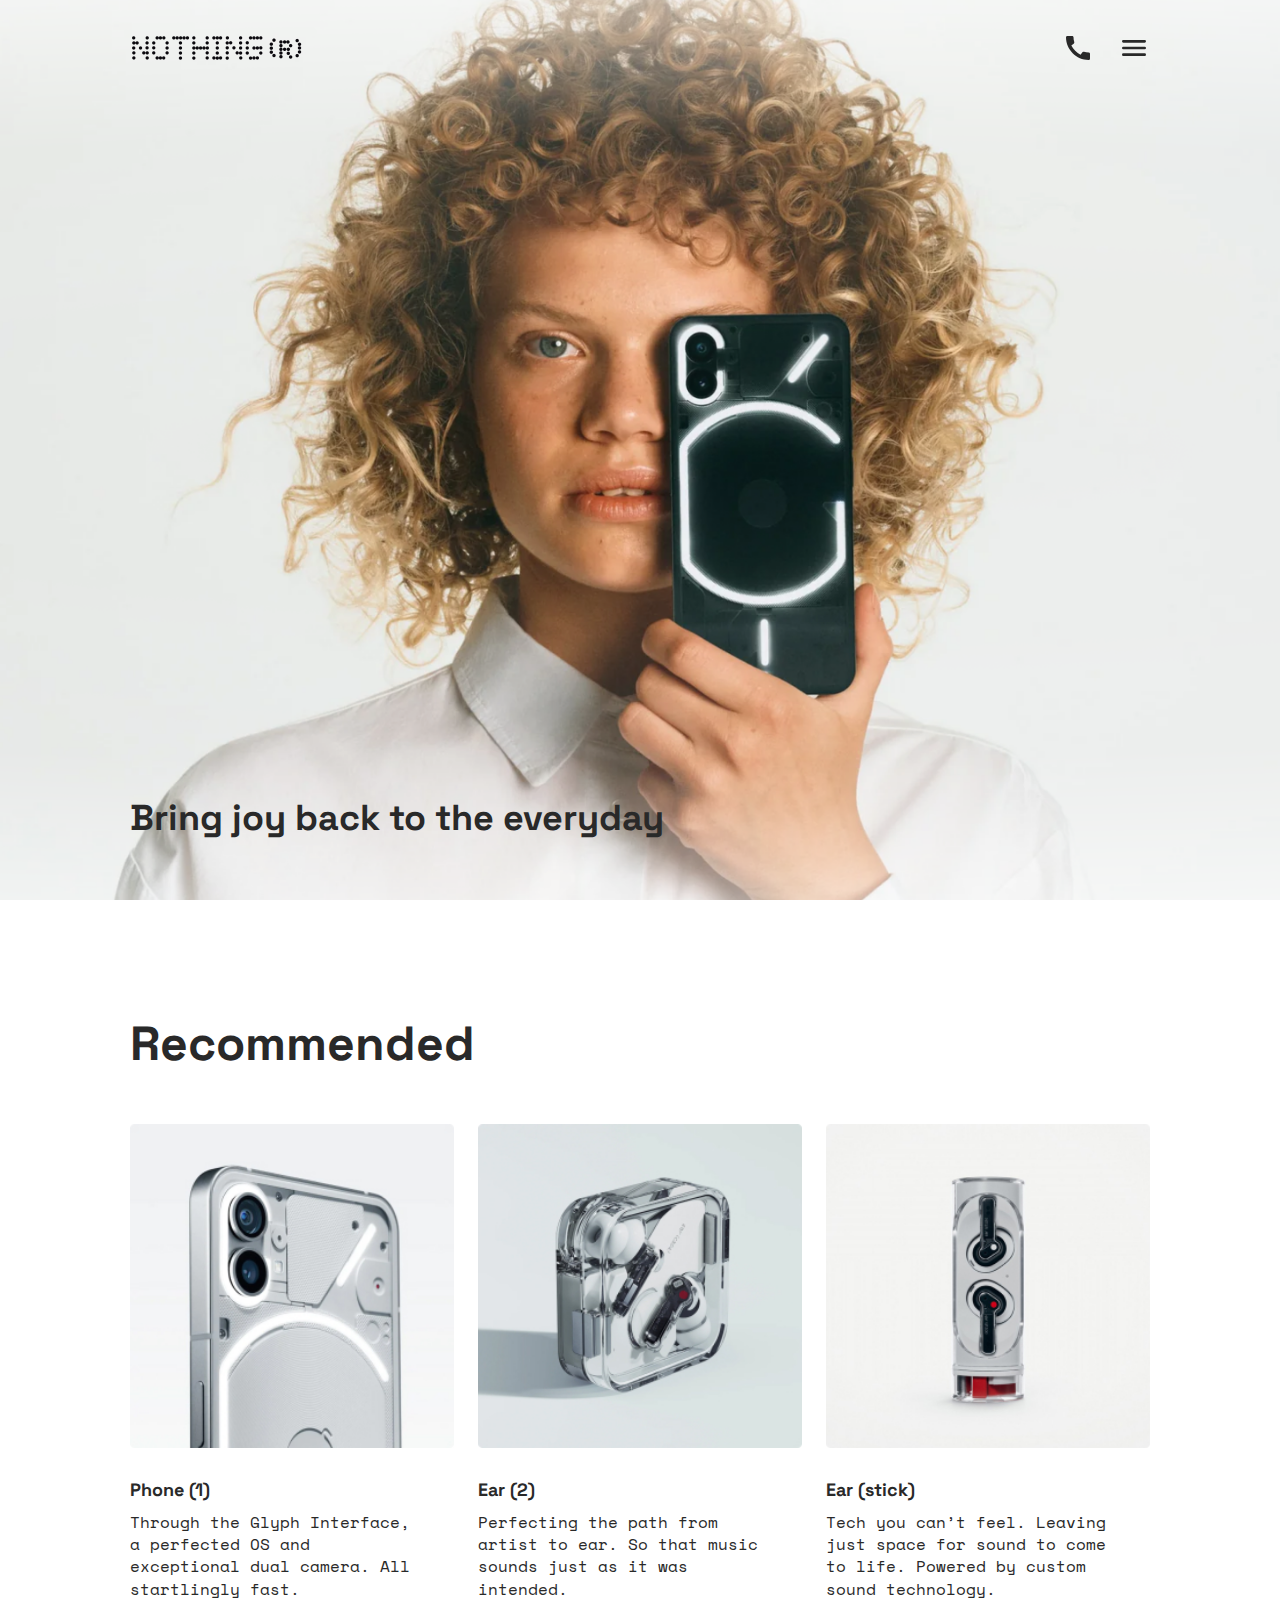
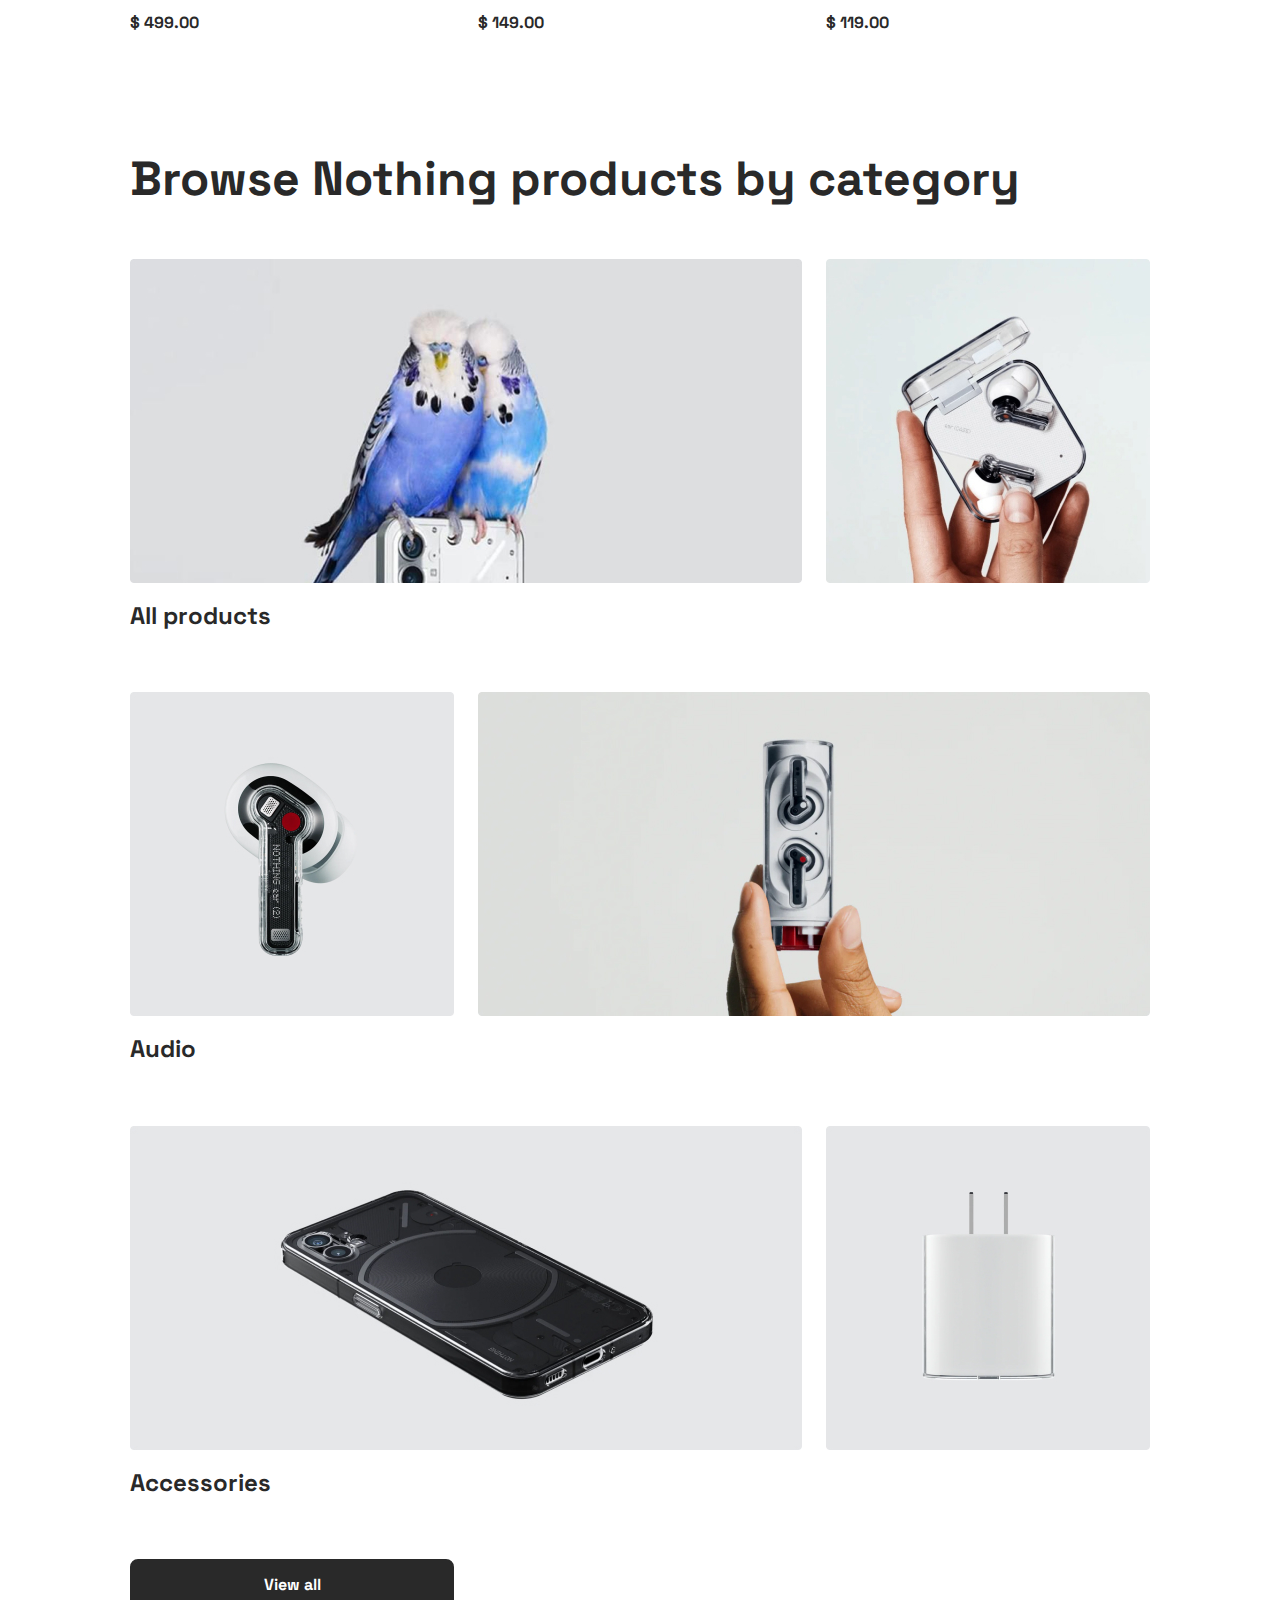
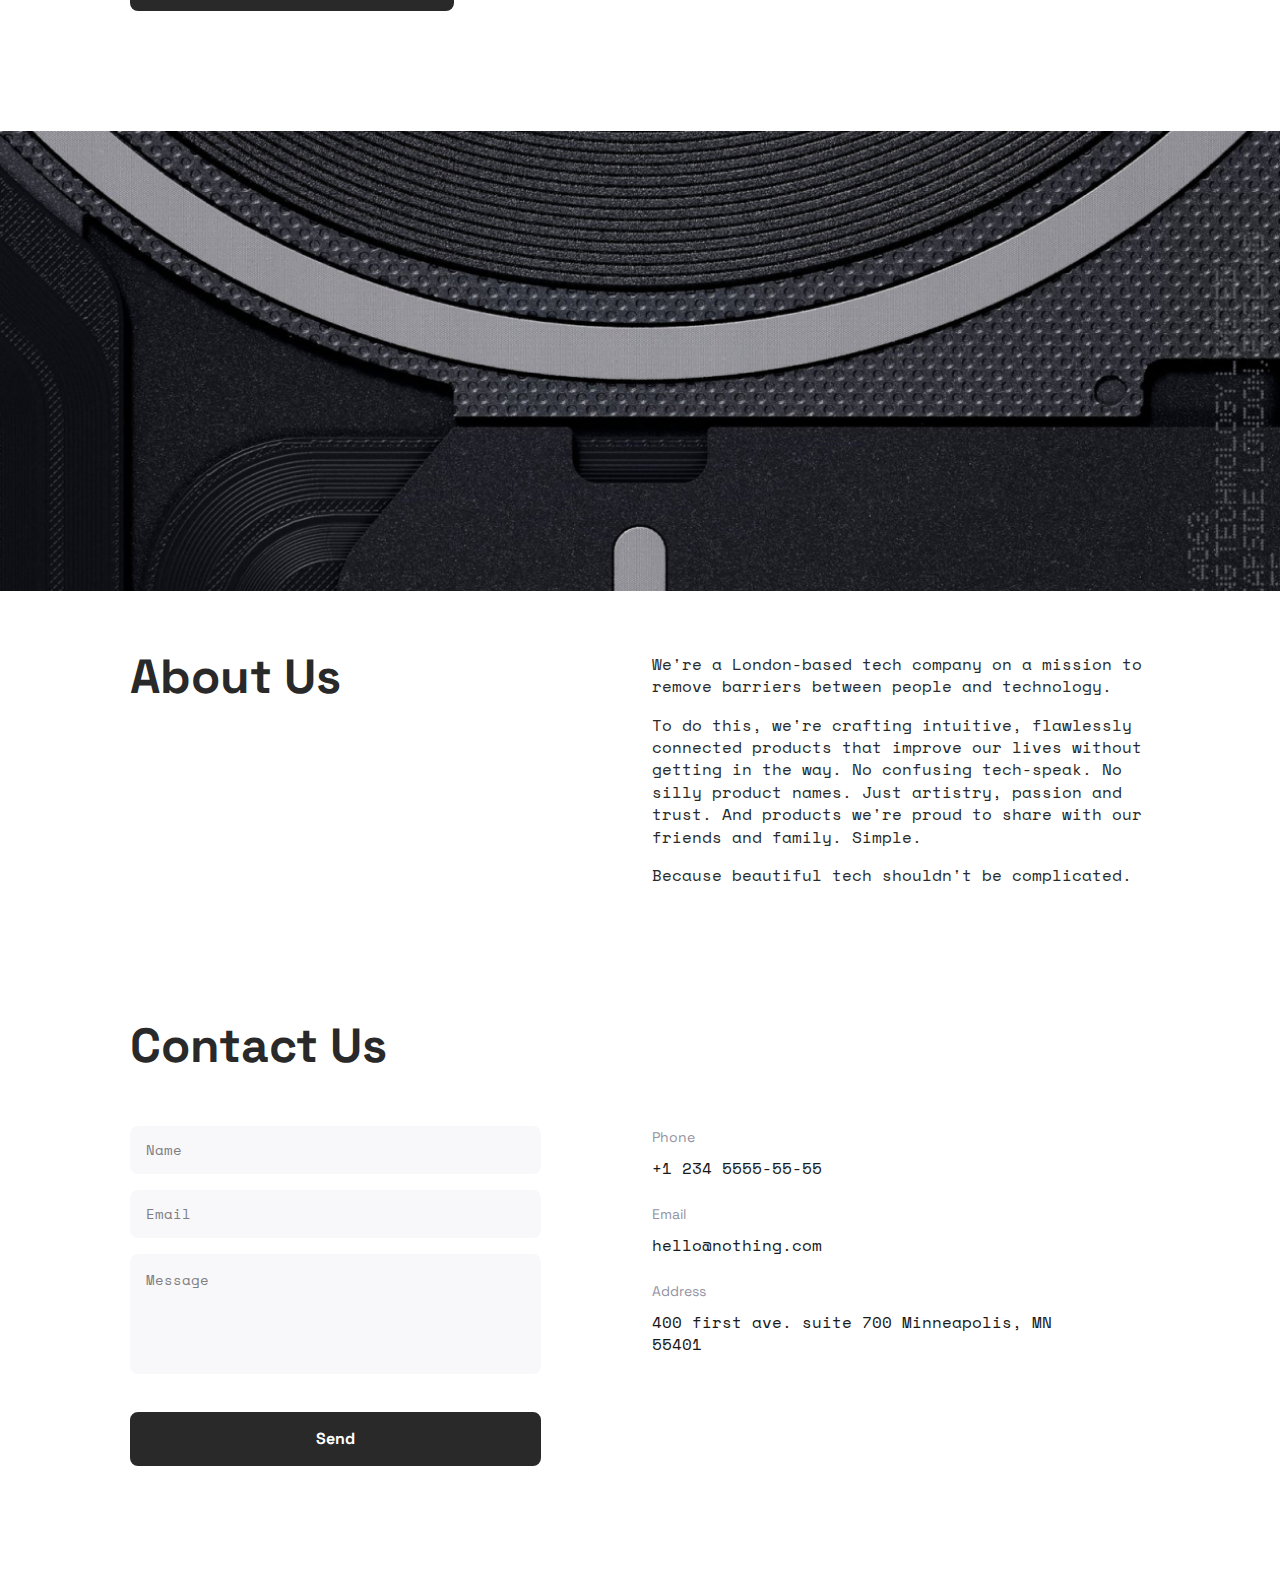
<file: index.html>
<!DOCTYPE html><html lang="en" class="page"><head><meta charset="utf-8"><meta name="viewport" content="width=device-width, initial-scale=1.0"><title>Nothing</title><link rel="preconnect" href="https://fonts.googleapis.com"><link rel="preconnect" href="https://fonts.gstatic.com"><link href="https://fonts.googleapis.com/css2?family=Space+Grotesk:wght@300..700&family=Space+Mono:ital,wght@0,400;0,700;1,400;1,700&display=swap" rel="stylesheet"><link rel="stylesheet" href="index.61dc5fd9.css"><link rel="icon" type="image/x-icon" href="logo.555bcdf2.png"><script src="index.cabb280d.js" defer></script></head><body class="page__body"> <header class="header"> <div class="container"> <div class="header__content"> <div class="top-bar"> <a class="top-bar__logo-link" href="#"> <img src="logo-2x.cbf222fd.png" alt="Nothing logo" class="top-bar__logo"> </a> <div class="top-bar__icons"> <a href="tel:+12345555555" class="icon icon--phone"></a> <a href="#menu" class="icon icon--menu"></a> </div> </div> <div class="header__bottom"> <h1 class="header__title">Bring joy back to the everyday</h1> </div> </div> </div> </header> <aside class="menu page__menu" id="menu"> <div class="container"> <div class="menu__top top-bar"> <a class="top-bar__logo-link" href="#"> <img class="top-bar__logo" src="logo-2x.cbf222fd.png" alt="Nothing logo"> </a> <a href="#" class="icon icon--close"></a> </div> <div class="menu__bottom"> <nav class="menu__nav nav"> <ul class="nav__list"> <li class="nav__item"> <a class="nav__link" href="#recommended">Recommended</a> </li> <li class="nav__item"> <a class="nav__link" href="#categories">Categories</a> </li> <li class="nav__item"> <a class="nav__link" href="#about">About</a> </li> <li class="nav__item"> <a class="nav__link" href="#contact">Contact</a> </li> </ul> </nav> <a href="tel:+12345555-55-55" class="menu__phone-number"> +1 234 5555-55-55 </a> <a href="tel:+1 234 5555-55-55" class="menu__call-to-order"> CALL TO ORDER </a> </div> </div> </aside> <main class="main"> <div class="main__content"> <section class="recommended" id="recommended"> <div class="container"> <h2 class="section-title">Recommended</h2> <div class="recommended__products"> <article class="product recommended__product"> <img src="phone.919ef6d3.jpg" alt="Phone" class="product__photo"> <h3 class="product__title">Phone (1)</h3> <p class="product__description"> Through the Glyph Interface, a perfected OS and exceptional dual camera. All startlingly fast. </p> <p class="product__price">$ 499.00</p> </article> <article class="product recommended__product"> <img src="ear.6f035d66.jpg" alt="Phone" class="product__photo"> <h3 class="product__title">Ear (2)</h3> <p class="product__description"> Perfecting the path from artist to ear. So that music sounds just as it was intended. </p> <p class="product__price">$ 149.00</p> </article> <article class="product recommended__product"> <img src="ear-stick.2515d07a.jpg" alt="Phone" class="product__photo"> <h3 class="product__title">Ear (stick)</h3> <p class="product__description"> Tech you can’t feel. Leaving just space for sound to come to life. Powered by custom sound technology. </p> <p class="product__price">$ 119.00</p> </article> </div> </div> </section> <section class="cetegories" id="categories"> <div class="container"> <h2 class="section-title">Browse Nothing products by category</h2> <div class="categories__wrapper"> <article class="category"> <div class="category__photos"> <a href="#" class="category__link category__link--wide"> <img src="all-products-wide.76f54071.jpg" alt="All Products" class="category__photo"> </a> <a href="#" class="category__link category__link--square"> <img src="all-products-square.c4aef996.jpg" alt="All Products" class="category__photo"> </a> </div> <h3 class="category__title">All products</h3> </article> <article class="category"> <div class="category__photos"> <a href="#" class="category__link category__link--square"> <img src="audio-square.3af743c3.jpg" alt="Audio" class="category__photo"> </a> <a href="#" class="category__link category__link--wide"> <img src="audio-wide.3bb3b94c.jpg" alt="Audio" class="category__photo"> </a> </div> <h3 class="category__title">Audio</h3> </article> <article class="category"> <div class="category__photos"> <a href="#" class="category__link category__link--wide"> <img src="Accessories-wide.8a2c5255.jpg" alt="Accessories" class="category__photo"> </a> <a href="#" class="category__link category__link--square"> <img src="Accessories-square.109f1041.jpg" alt="Accessories" class="category__photo"> </a> </div> <h3 class="category__title">Accessories</h3> </article> <div class="categories__view-all"> <a href="#" class="categories__link">View all</a> </div> </div> </div> </section> <section class="about" id="about"> <img class="about__image" src="about.1ce6b0ef.jpg" alt="About"> <div class="container"> <div class="about__wrapper"> <h2 class="about__title section-title">About Us</h2> <div class="about__content"> <p> We're a London-based tech company on a mission to remove barriers between people and technology. </p> <p> To do this, we're crafting intuitive, flawlessly connected products that improve our lives without getting in the way. No confusing tech-speak. No silly product names. Just artistry, passion and trust. And products we're proud to share with our friends and family. Simple. </p> <p>Because beautiful tech shouldn't be complicated.</p> </div> </div> </div> </section> <section class="contact" id="contact"> <div class="container"> <h2 class="section-title">Contact Us</h2> <div class="contact__content"> <form action="#" class="contact__form form" onsubmit="this.reset(); return false;"> <input type="text" class="form__input" name="name" id="name" placeholder="Name" required> <input type="email" class="form__input" name="email" id="email" placeholder="Email" required> <textarea class="form__textarea" name="message" id="message" placeholder="Message" required></textarea> <input class="form__submit" type="submit" value="Send"> </form> <div class="contact__contacts"> <div class="contact__field"> <p class="contact__type">Phone</p> <a class="contact__value" href="tel:+123455555555"> +1 234 5555-55-55 </a> </div> <div class="contact__field"> <p class="contact__type">Email</p> <a class="contact__value" href="mailto:hello@nothing.com"> hello@nothing.com </a> </div> <div class="contact__field"> <p class="contact__type">Address</p> <a class="contact__value" target="_blank" href="https://maps.app.goo.gl/AYULkgDzQ1kMRMN26"> 400 first ave. suite 700 Minneapolis, MN 55401 </a> </div> </div> </div> </div> </section> </div> </main> <footer class="footer"></footer> </body></html>
</file>
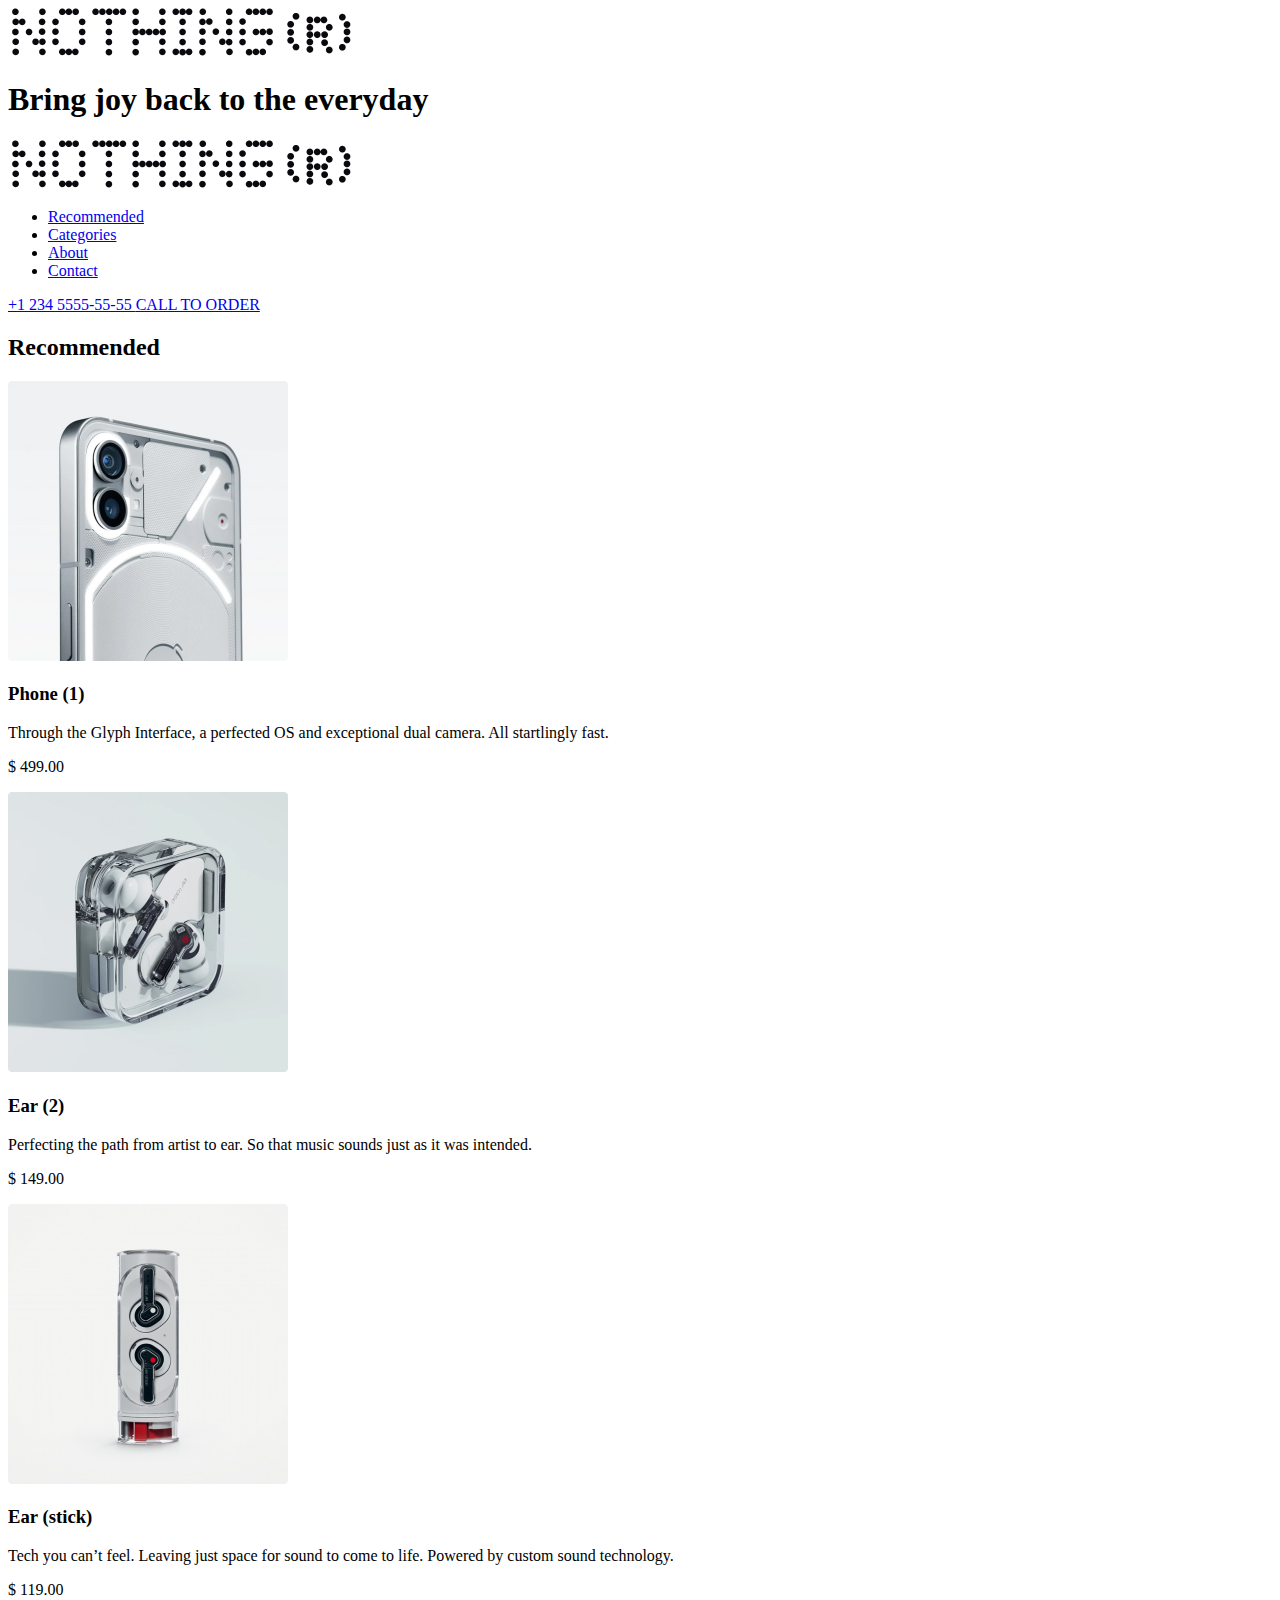
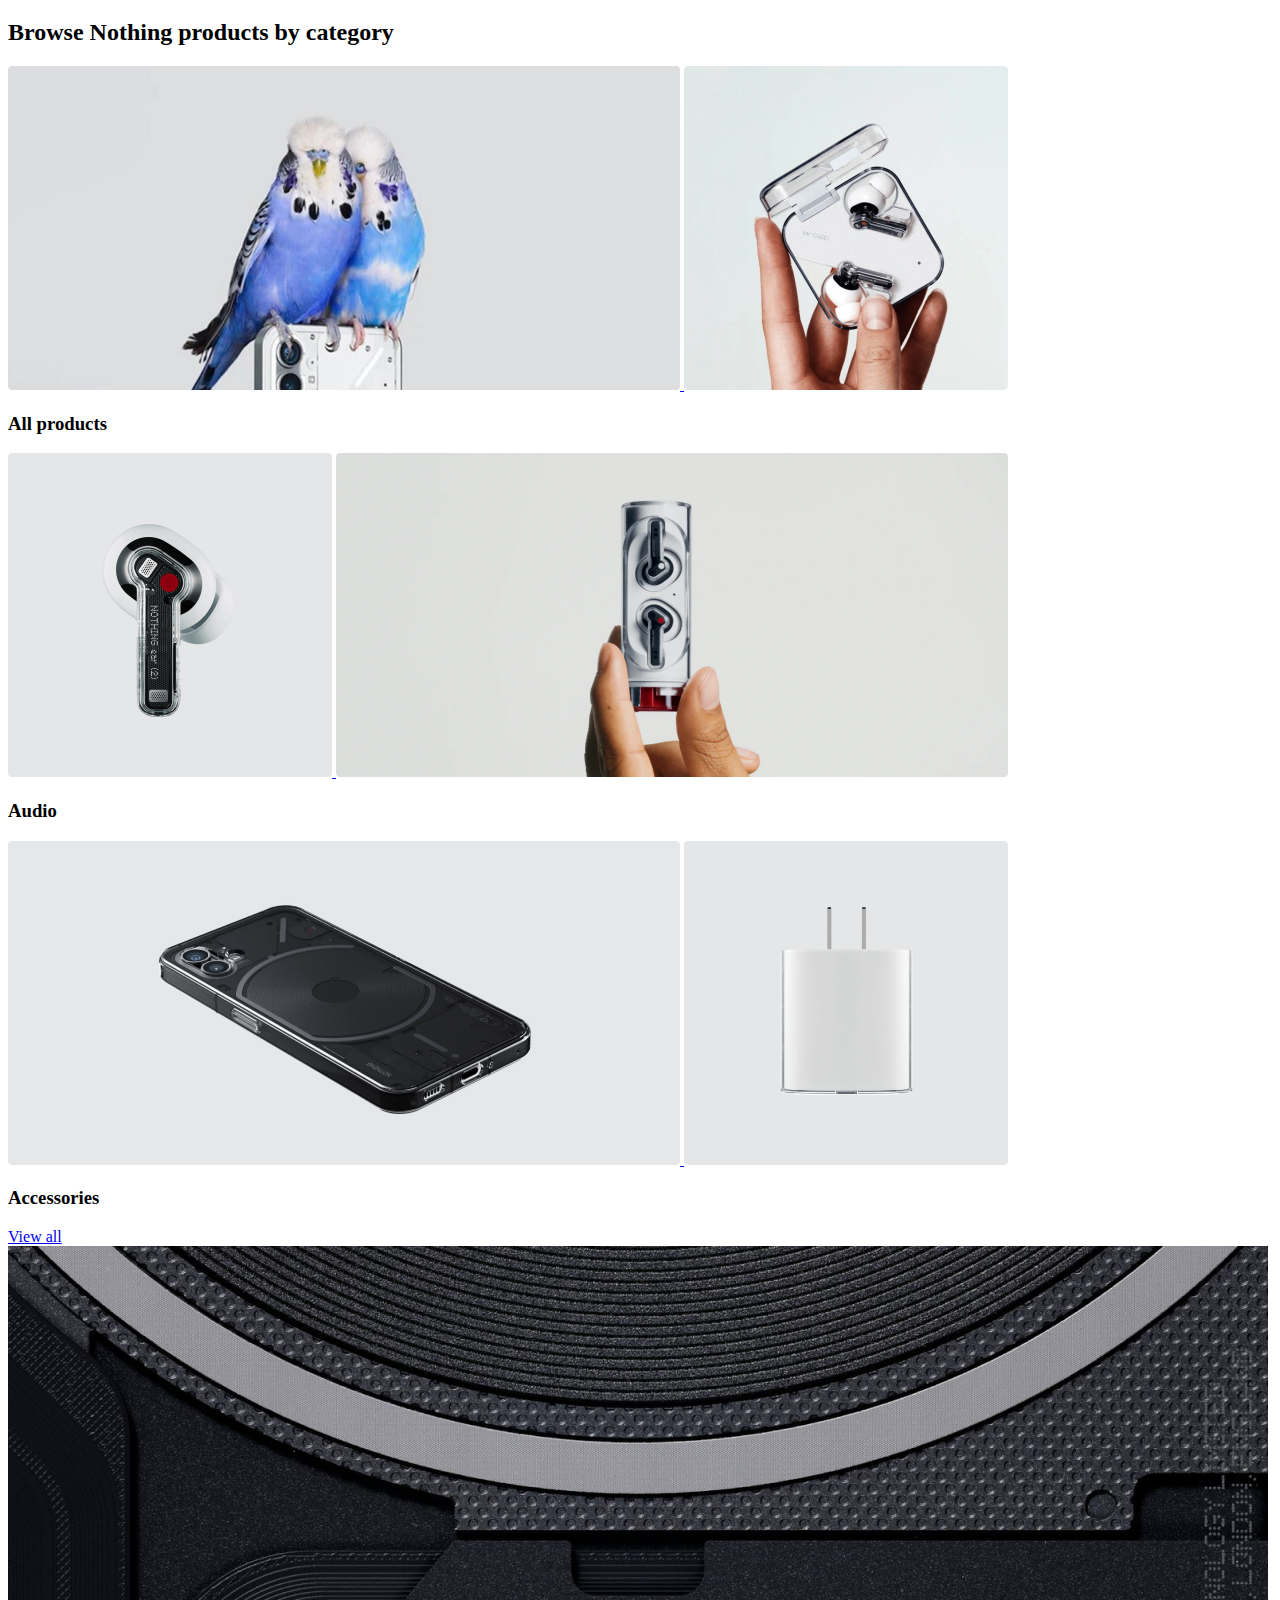
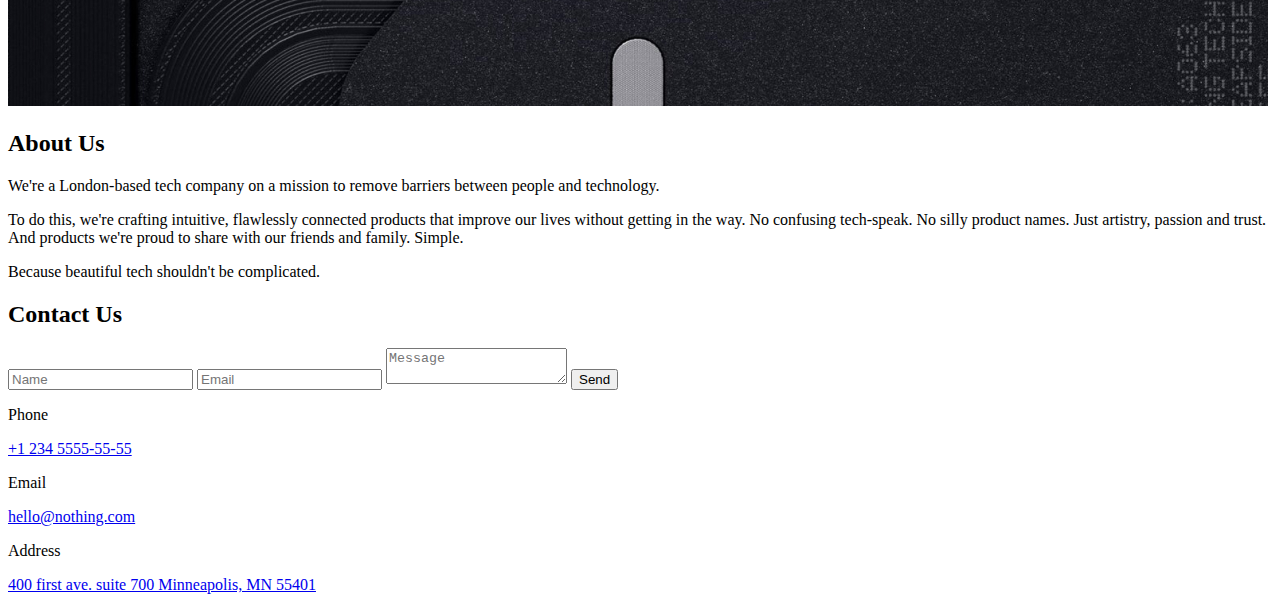
<file: src/index.html>
<!-- #region head -->
<!DOCTYPE html>
<html lang="en" class="page">
  <head>
    <meta charset="UTF-8" />
    <meta name="viewport" content="width=device-width, initial-scale=1.0" />
    <title>Nothing</title>
    <link rel="preconnect" href="https://fonts.googleapis.com" />
    <link rel="preconnect" href="https://fonts.gstatic.com" />
    <link
      href="https://fonts.googleapis.com/css2?family=Space+Grotesk:wght@300..700&family=Space+Mono:ital,wght@0,400;0,700;1,400;1,700&display=swap"
      rel="stylesheet"
    />
    <link rel="stylesheet" href="styles/main.scss" />
    <link rel="icon" type="image/x-icon" href="./img/logo.png" />
    <script src="scripts/main.js" defer></script>
  </head>
  <!-- endregion head -->

  <body class="page__body">
    <header class="header">
      <div class="container">
        <div class="header__content">
          <div class="top-bar">
            <a class="top-bar__logo-link" href="#">
              <img
                src="img/logo-2x.png"
                alt="Nothing logo"
                class="top-bar__logo"
              />
            </a>
            <div class="top-bar__icons">
              <a href="tel:+12345555555" class="icon icon--phone"></a>
              <a href="#menu" class="icon icon--menu"></a>
            </div>
          </div>
          <div class="header__bottom">
            <h1 class="header__title">Bring joy back to the everyday</h1>
          </div>
        </div>
      </div>
    </header>

    <aside class="menu page__menu" id="menu">
      <div class="container">
        <div class="top-bar menu__top">
          <a class="top-bar__logo-link" href="#">
            <img
              class="top-bar__logo"
              src="img/logo-2x.png"
              alt="Nothing logo"
            />
          </a>
          <a href="#" class="icon icon--close"></a>
        </div>
        <div class="menu__bottom">
          <nav class="nav menu__nav">
            <ul class="nav__list">
              <li class="nav__item">
                <a class="nav__link" href="#recommended">Recommended</a>
              </li>
              <li class="nav__item">
                <a class="nav__link" href="#categories">Categories</a>
              </li>
              <li class="nav__item">
                <a class="nav__link" href="#about">About</a>
              </li>
              <li class="nav__item">
                <a class="nav__link" href="#contact">Contact</a>
              </li>
            </ul>
          </nav>
          <a href="tel:+12345555-55-55" class="menu__phone-number">
            +1 234 5555-55-55
          </a>
          <a href="tel:+1 234 5555-55-55" class="menu__call-to-order">
            CALL TO ORDER
          </a>
        </div>
      </div>
    </aside>

    <main class="main">
      <div class="main__content">
        <section class="recommended" id="recommended">
          <div class="container">
            <h2 class="section-title">Recommended</h2>

            <div class="recommended__products">
              <article class="product recommended__product">
                <img
                  src="./img/products/phone.jpg"
                  alt="Phone"
                  class="product__photo"
                />
                <h3 class="product__title">Phone (1)</h3>
                <p class="product__description">
                  Through the Glyph Interface, a perfected OS and exceptional
                  dual camera. All startlingly fast.
                </p>
                <p class="product__price">$ 499.00</p>
              </article>
              <article class="product recommended__product">
                <img
                  src="./img/products/ear.jpg"
                  alt="Phone"
                  class="product__photo"
                />
                <h3 class="product__title">Ear (2)</h3>
                <p class="product__description">
                  Perfecting the path from artist to ear. So that music sounds
                  just as it was intended.
                </p>
                <p class="product__price">$ 149.00</p>
              </article>
              <article class="product recommended__product">
                <img
                  src="./img/products/ear-stick.jpg"
                  alt="Phone"
                  class="product__photo"
                />
                <h3 class="product__title">Ear (stick)</h3>
                <p class="product__description">
                  Tech you can’t feel. Leaving just space for sound to come to
                  life. Powered by custom sound technology.
                </p>
                <p class="product__price">$ 119.00</p>
              </article>
            </div>
          </div>
        </section>

        <section class="cetegories" id="categories">
          <div class="container">
            <h2 class="section-title">Browse Nothing products by category</h2>
            <div class="categories__wrapper">
              <article class="category">
                <div class="category__photos">
                  <a href="#" class="category__link category__link--wide">
                    <img
                      src="./img/categories/all-products-wide.jpg"
                      alt="All Products"
                      class="category__photo"
                    />
                  </a>
                  <a href="#" class="category__link category__link--square">
                    <img
                      src="./img/categories/all-products-square.jpg"
                      alt="All Products"
                      class="category__photo"
                    />
                  </a>
                </div>
                <h3 class="category__title">All products</h3>
              </article>
              <article class="category">
                <div class="category__photos">
                  <a href="#" class="category__link category__link--square">
                    <img
                      src="./img/categories/audio-square.jpg"
                      alt="Audio"
                      class="category__photo"
                    />
                  </a>
                  <a href="#" class="category__link category__link--wide">
                    <img
                      src="./img/categories/audio-wide.jpg"
                      alt="Audio"
                      class="category__photo"
                    />
                  </a>
                </div>
                <h3 class="category__title">Audio</h3>
              </article>
              <article class="category">
                <div class="category__photos">
                  <a href="#" class="category__link category__link--wide">
                    <img
                      src="./img/categories/Accessories-wide.jpg"
                      alt="Accessories"
                      class="category__photo"
                    />
                  </a>
                  <a href="#" class="category__link category__link--square">
                    <img
                      src="./img/categories/Accessories-square.jpg"
                      alt="Accessories"
                      class="category__photo"
                    />
                  </a>
                </div>
                <h3 class="category__title">Accessories</h3>
              </article>
              <div class="categories__view-all">
                <a href="#" class="categories__link">View all</a>
              </div>
            </div>
          </div>
        </section>

        <section class="about" id="about">
          <img
            class="about__image"
            src="./img/categories/about.jpg"
            alt="About"
          />
          <div class="container">
            <div class="about__wrapper">
              <h2 class="about__title section-title">About Us</h2>
              <div class="about__content">
                <p>
                  We're a London-based tech company on a mission to remove
                  barriers between people and technology.
                </p>
                <p>
                  To do this, we're crafting intuitive, flawlessly connected
                  products that improve our lives without getting in the way. No
                  confusing tech-speak. No silly product names. Just artistry,
                  passion and trust. And products we're proud to share with our
                  friends and family. Simple.
                </p>
                <p>Because beautiful tech shouldn't be complicated.</p>
              </div>
            </div>
          </div>
        </section>

        <section class="contact" id="contact">
          <div class="container">
            <h2 class="section-title">Contact Us</h2>
            <div class="contact__content">
              <form
                action="#"
                class="form contact__form"
                onsubmit="this.reset(); return false;"
              >
                <input
                  type="text"
                  class="form__input"
                  name="name"
                  id="name"
                  placeholder="Name"
                  required
                />
                <input
                  type="email"
                  class="form__input"
                  name="email"
                  id="email"
                  placeholder="Email"
                  required
                />
                <textarea
                  class="form__textarea"
                  name="message"
                  id="message"
                  placeholder="Message"
                  required
                ></textarea>
                <input class="form__submit" type="submit" value="Send" />
              </form>
              <div class="contact__contacts">
                <div class="contact__field">
                  <p class="contact__type">Phone</p>
                  <a class="contact__value" href="tel:+123455555555">
                    +1 234 5555-55-55
                  </a>
                </div>
                <div class="contact__field">
                  <p class="contact__type">Email</p>
                  <a class="contact__value" href="mailto:hello@nothing.com">
                    hello@nothing.com
                  </a>
                </div>
                <div class="contact__field">
                  <p class="contact__type">Address</p>
                  <a
                    class="contact__value"
                    target="_blank"
                    href="https://maps.app.goo.gl/AYULkgDzQ1kMRMN26"
                  >
                    400 first ave. suite 700 Minneapolis, MN 55401
                  </a>
                </div>
              </div>
            </div>
          </div>
        </section>
      </div>
    </main>

    <footer class="footer"></footer>
  </body>
</html>
</file>
<file: index.61dc5fd9.css>
.container{padding-left:20px;padding-right:20px}@media (min-width:600px){.container{padding-left:72px;padding-right:72px}}@media (min-width:1020px){.container{max-width:1020px;margin-left:auto;margin-right:auto;padding-left:120px;padding-right:120px}}.page{color:#292929;scroll-behavior:smooth;font-family:Space Mono,monospace;font-size:16px;line-height:140%}.page__body{min-width:320px;margin:0}.page__menu{opacity:0;pointer-events:none;transition:all .3s;position:fixed;top:0;left:0;right:0;transform:translate(-100%)}.page__menu:target{opacity:1;pointer-events:all;transform:translate(0)}.page:has(.page__menu:target){overflow:hidden}.page h1,.page h2,.page h3,.page h4,.page h5{font-family:Space Grotesk,sans-serif}.main{background-color:#fff}.main__content{row-gap:96px;padding-top:64px;padding-bottom:64px;display:grid}@media (min-width:600px){.main__content{row-gap:120px;padding-top:120px;padding-bottom:120px}}.header{background-image:url(header-bg-mobile.893b7e98.png);background-position:50%;background-size:cover}.header__title{margin:0;font-family:Space Grotesk,sans-serif;font-size:36px;font-weight:700;line-height:100%}@media (min-width:600px){.header__title{font-style:40px}}.header__content{-ms-flex-direction:column;flex-direction:column;-ms-flex-pack:justify;justify-content:space-between;height:100vh;display:-ms-flexbox;display:flex}.header__bottom{padding-bottom:40px}@media (min-width:600px){.header__bottom{padding-bottom:64px}}.top-bar{-ms-flex-pack:justify;justify-content:space-between;-ms-flex-align:center;align-items:center;padding-top:24px;padding-bottom:24px;display:-ms-flexbox;display:flex}@media (min-width:600px){.top-bar{padding-top:32px;padding-bottom:32px}}.top-bar__icons{gap:24px;display:-ms-flexbox;display:flex}.top-bar__logo{height:16px;transition:transform .3s}.top-bar__logo:hover{transform:scale(1.2)}@media (min-width:600px){.top-bar__logo{height:24px}}.top-bar__logo-link{display:-ms-flexbox;display:flex}.menu{box-sizing:border-box;background-color:#e5e6e8;height:100vh;font-weight:700;overflow:auto}.menu__top{z-index:1;background-color:#e5e5e5;margin-bottom:32px;position:sticky;top:0}@media (min-width:600px){.menu__top{margin-bottom:0}}.menu__nav{margin-bottom:48px}.menu__phone-number{color:inherit;margin-bottom:16px;font-size:16px;line-height:140%;text-decoration:none;display:block}.menu__call-to-order{color:inherit;letter-spacing:2px;width:-moz-fit-content;border-bottom:1px solid #292929;width:fit-content;padding-bottom:4px;font-size:16px;line-height:140%;text-decoration:none;display:block}.nav__list{-ms-flex-direction:column;flex-direction:column;gap:32px;margin:0;padding:0;list-style:none;display:-ms-flexbox;display:flex}.nav__link{color:inherit;font-size:22px;line-height:22px;text-decoration:none;position:relative}.nav__link:after{content:"";transform-origin:0;background-color:#292929;width:100%;height:1px;transition:all .3s;display:block;position:absolute;bottom:-8px;transform:scale(0)}.nav__link:hover:after{transform:scale(1)}.icon{background-size:cover;width:24px;height:24px;transition:transform .3s;display:block}.icon:hover{transform:scale(1.2)}@media (min-width:600px){.icon{width:32px;height:32px}}.icon--phone{background-image:url(icon-phone.657af3f4.svg);position:relative}.icon--phone:hover:after{content:"+1 234 555-55-55";color:#000;width:max-content;font-size:12px;font-weight:700;position:absolute;top:50%;left:0;transform:translate(calc(-100% - 10px))translateY(-50%)}.icon--menu{background-image:url(icon-burger-menu.bd10eb8f.svg)}.icon--menu:hover{background-image:url(icon-burger-menu-hover.9d6e516e.svg)}.icon--close{background-image:url(icon-close.31bb77d6.svg)}.recommended__products{--columns:2;grid-template-columns:repeat(var(--columns),1fr);gap:40px 20px;display:grid}@media (min-width:600px){.recommended__products{--columns:6;column-gap:24px}}@media (min-width:1020px){.recommended__products{--columns:12}}.recommended__product{grid-column:1/-1}@media (min-width:600px){.recommended__product{grid-column:2/-2}}@media (min-width:1020px){.recommended__product{grid-column:span 4}}.section-title{margin:0 0 48px;font-size:32px;font-weight:700;line-height:100%}@media (min-width:600px){.section-title{margin-bottom:56px;font-size:40px}}@media (min-width:1020px){.section-title{font-size:48px}}.product__photo{width:100%;transition:all .3s}.product__photo:hover{transform:scale(1.02)}.product__title{margin:24px 0 0;font-size:18px;font-weight:700;line-height:140%}.product__description{width:100%;max-width:280px;margin:8px 0 0}.product__price{color:#292929;margin:12px 0 0;font-family:Space Grotesk,sans-serif;font-size:16px;font-weight:700;line-height:140%}.categories__wrapper{row-gap:40px;display:grid}@media (min-width:600px){.categories__wrapper{row-gap:60px}}.categories__view-all{--columns:2;grid-template-columns:repeat(var(--columns),1fr);column-gap:20px;display:grid}@media (min-width:600px){.categories__view-all{--columns:6;column-gap:24px}}@media (min-width:1020px){.categories__view-all{--columns:12}}.categories__link{color:#fff;text-align:center;background-color:#292929;border:2px solid #292929;border-radius:8px;grid-column:1/-1;font-family:Space Grotesk,sans-serif;font-size:16px;font-weight:700;line-height:48px;text-decoration:none;transition:all .3s}.categories__link:hover{color:#292929;background-color:#f8f8fa;border-color:#f0f1f4}@media (min-width:1020px){.categories__link{grid-column:span 4}}.category__photos{--columns:2;grid-template-columns:repeat(var(--columns),1fr);column-gap:20px;margin-bottom:16px;display:grid}@media (min-width:600px){.category__photos{--columns:6;column-gap:24px}}@media (min-width:1020px){.category__photos{--columns:12}}.category__link{position:relative}@media (min-width:600px){.category__link--wide{grid-column:span 4}}@media (min-width:1020px){.category__link--wide{grid-column:span 8}}.category__link--square{height:0;padding-bottom:100%}@media (min-width:600px){.category__link--square{grid-column:span 2}}@media (min-width:1020px){.category__link--square{grid-column:span 4}}.category__photo{object-fit:cover;width:100%;height:100%;transition:all .3s;position:absolute}.category__photo:hover{transform:scale(1.02)}.category__title{margin:0;font-size:18px;font-weight:700;line-height:140%}@media (min-width:600px){.category__title{font-size:24px}}.about__wrapper{--columns:2;grid-template-columns:repeat(var(--columns),1fr);column-gap:20px;margin-top:48px;display:grid}@media (min-width:600px){.about__wrapper{--columns:6;column-gap:24px}}@media (min-width:1020px){.about__wrapper{--columns:12}}@media (min-width:600px){.about__wrapper{margin-top:56px}}.about__image{object-fit:cover;width:100%;height:200px}@media (min-width:600px){.about__image{height:400px}}@media (min-width:1020px){.about__image{height:460px}}.about__title{grid-column:1/-1;margin-bottom:24px}@media (min-width:600px){.about__title{grid-column:1/4}}@media (min-width:1020px){.about__title{grid-column:span 6}}.about__content{grid-column:1/-1}@media (min-width:600px){.about__content{grid-column:4/7}}@media (min-width:1020px){.about__content{grid-column:span 6}}.about__content p:first-child{margin-top:0}.contact__content{--columns:2;grid-template-columns:repeat(var(--columns),1fr);gap:48px 20px;display:grid}@media (min-width:600px){.contact__content{--columns:6;column-gap:24px}}@media (min-width:1020px){.contact__content{--columns:12}}.contact__form{grid-column:1/-1}@media (min-width:1020px){.contact__form{grid-column:1/6}}.contact__contacts{-ms-flex-direction:column;flex-direction:column;grid-column:1/-1;gap:24px;display:-ms-flexbox;display:flex}@media (min-width:1020px){.contact__contacts{grid-column:7/-2}}.contact__field{-ms-flex-direction:column;flex-direction:column;gap:8px;display:-ms-flexbox;display:flex}.contact__type{color:#9393a3;margin:0;font-family:Space Grotesk;font-size:14px;font-weight:400}.contact__value{color:#191919;cursor:pointer;margin:0;font-size:16px;font-weight:400;line-height:140%;text-decoration:none}.contact__value:hover{color:#9393a3}.form__input{box-sizing:border-box;background-color:#f8f8fa;border:none;border-radius:8px;outline:none;width:100%;height:48px;margin-bottom:16px;padding:16px}.form__input::placeholder{color:#7e7e83;font-family:Space Mono,sans-serif;font-size:14px;font-weight:400;line-height:140%}.form__input::placeholder{color:#7e7e83;font-family:Space Mono,sans-serif;font-size:14px;font-weight:400;line-height:140%}.form__input:hover{border:1px solid #d5d7de}.form__input:focus{border:1px solid #292929}.form__input:-webkit-autofill{-webkit-box-shadow:inset 0 0 0 1000px #f8f8fa}.form__input:-webkit-autofill:hover{-webkit-box-shadow:inset 0 0 0 1000px #f8f8fa}.form__input:-webkit-autofill:focus{-webkit-box-shadow:inset 0 0 0 1000px #f8f8fa}.form__textarea{box-sizing:border-box;resize:none;background-color:#f8f8fa;border:none;border-radius:8px;outline:none;width:100%;height:120px;margin-bottom:16px;padding:16px}.form__textarea::placeholder{color:#7e7e83;font-family:Space Mono,sans-serif;font-size:14px;font-weight:400;line-height:140%}.form__textarea::placeholder{color:#7e7e83;font-family:Space Mono,sans-serif;font-size:14px;font-weight:400;line-height:140%}.form__textarea:-webkit-autofill{-webkit-box-shadow:inset 0 0 0 1000px #f8f8fa}.form__textarea:-webkit-autofill:hover{-webkit-box-shadow:inset 0 0 0 1000px #f8f8fa}.form__textarea:-webkit-autofill:focus{-webkit-box-shadow:inset 0 0 0 1000px #f8f8fa}.form__submit{color:#fff;text-align:center;cursor:pointer;background-color:#292929;border:2px solid #292929;border-radius:8px;width:100%;margin-top:16px;font-family:Space Grotesk,sans-serif;font-size:16px;font-weight:700;line-height:48px;text-decoration:none;transition:all .3s}.form__submit:hover{color:#292929;background-color:#f8f8fa;border-color:#f0f1f4}.footer{z-index:-1}
/*# sourceMappingURL=index.61dc5fd9.css.map */
</file>
